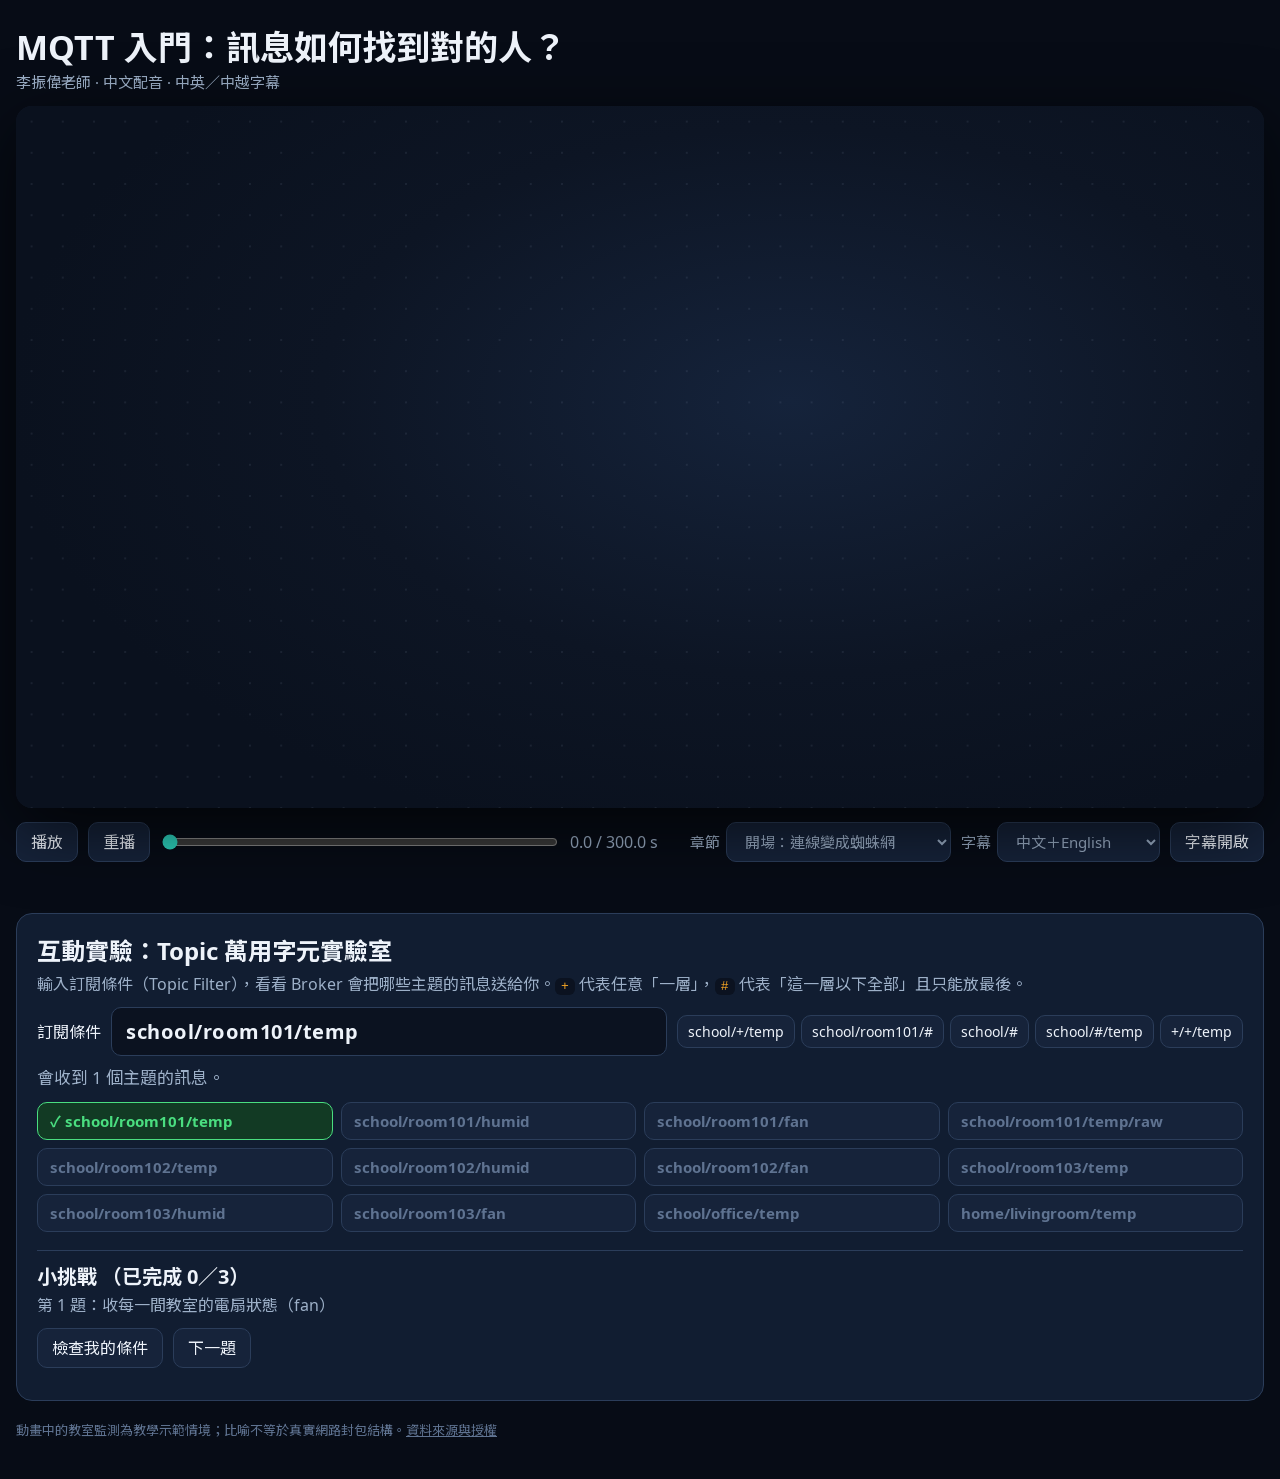
<file: player/index.html>
<!doctype html>
<html lang="zh-Hant">
<head>
<meta charset="utf-8">
<meta name="viewport" content="width=device-width,initial-scale=1">
<title>MQTT 入門動畫</title>
<link rel="stylesheet" href="style.css?v=20261007c">
</head>
<body>
<div id="shell">
  <header id="top">
    <h1>MQTT 入門：訊息如何找到對的人？</h1>
    <p class="by">李振偉老師 · 中文配音 · 中英／中越字幕</p>
  </header>
  <div id="viewport">
    <main id="stage" aria-label="MQTT 教學動畫畫面">
      <div id="chapter" data-qa data-container="#stage"></div>
      <h2 id="heading" data-qa data-container="#stage"></h2>
      <svg id="art" viewBox="0 0 1920 1080" aria-hidden="true"></svg>
      <div id="caption" data-qa data-container="#stage"><div id="cap1"></div><div id="cap2"></div></div>
      <div id="progress-mark"></div>
    </main>
  </div>
  <nav id="controls" aria-label="播放控制">
    <button id="play" type="button">播放</button>
    <button id="replay" type="button">重播</button>
    <input id="seek" type="range" min="0" step="1" value="0" aria-label="播放進度">
    <span id="time">0.0 s</span>
    <label class="sel">章節 <select id="chapters" aria-label="章節"></select></label>
    <label class="sel">字幕 <select id="subs" aria-label="字幕語言">
      <option value="en">中文＋English</option>
      <option value="vi">中文＋Tiếng Việt</option>
    </select></label>
    <button id="captions" type="button" aria-pressed="true">字幕開啟</button>
  </nav>
  <p id="status" role="status"></p>
  <section id="lab" aria-labelledby="lab-title"></section>
  <footer class="note">動畫中的教室監測為教學示範情境；比喻不等於真實網路封包結構。<a href="sources.html" style="color:inherit">資料來源與授權</a></footer>
</div>
<script src="lesson.js?v=20261007c"></script>
<script src="scenes.js?v=20261007c"></script>
<script src="scenes2.js?v=20261007c"></script>
<script src="lab.js?v=20261007c"></script>
</body>
</html>
</file>
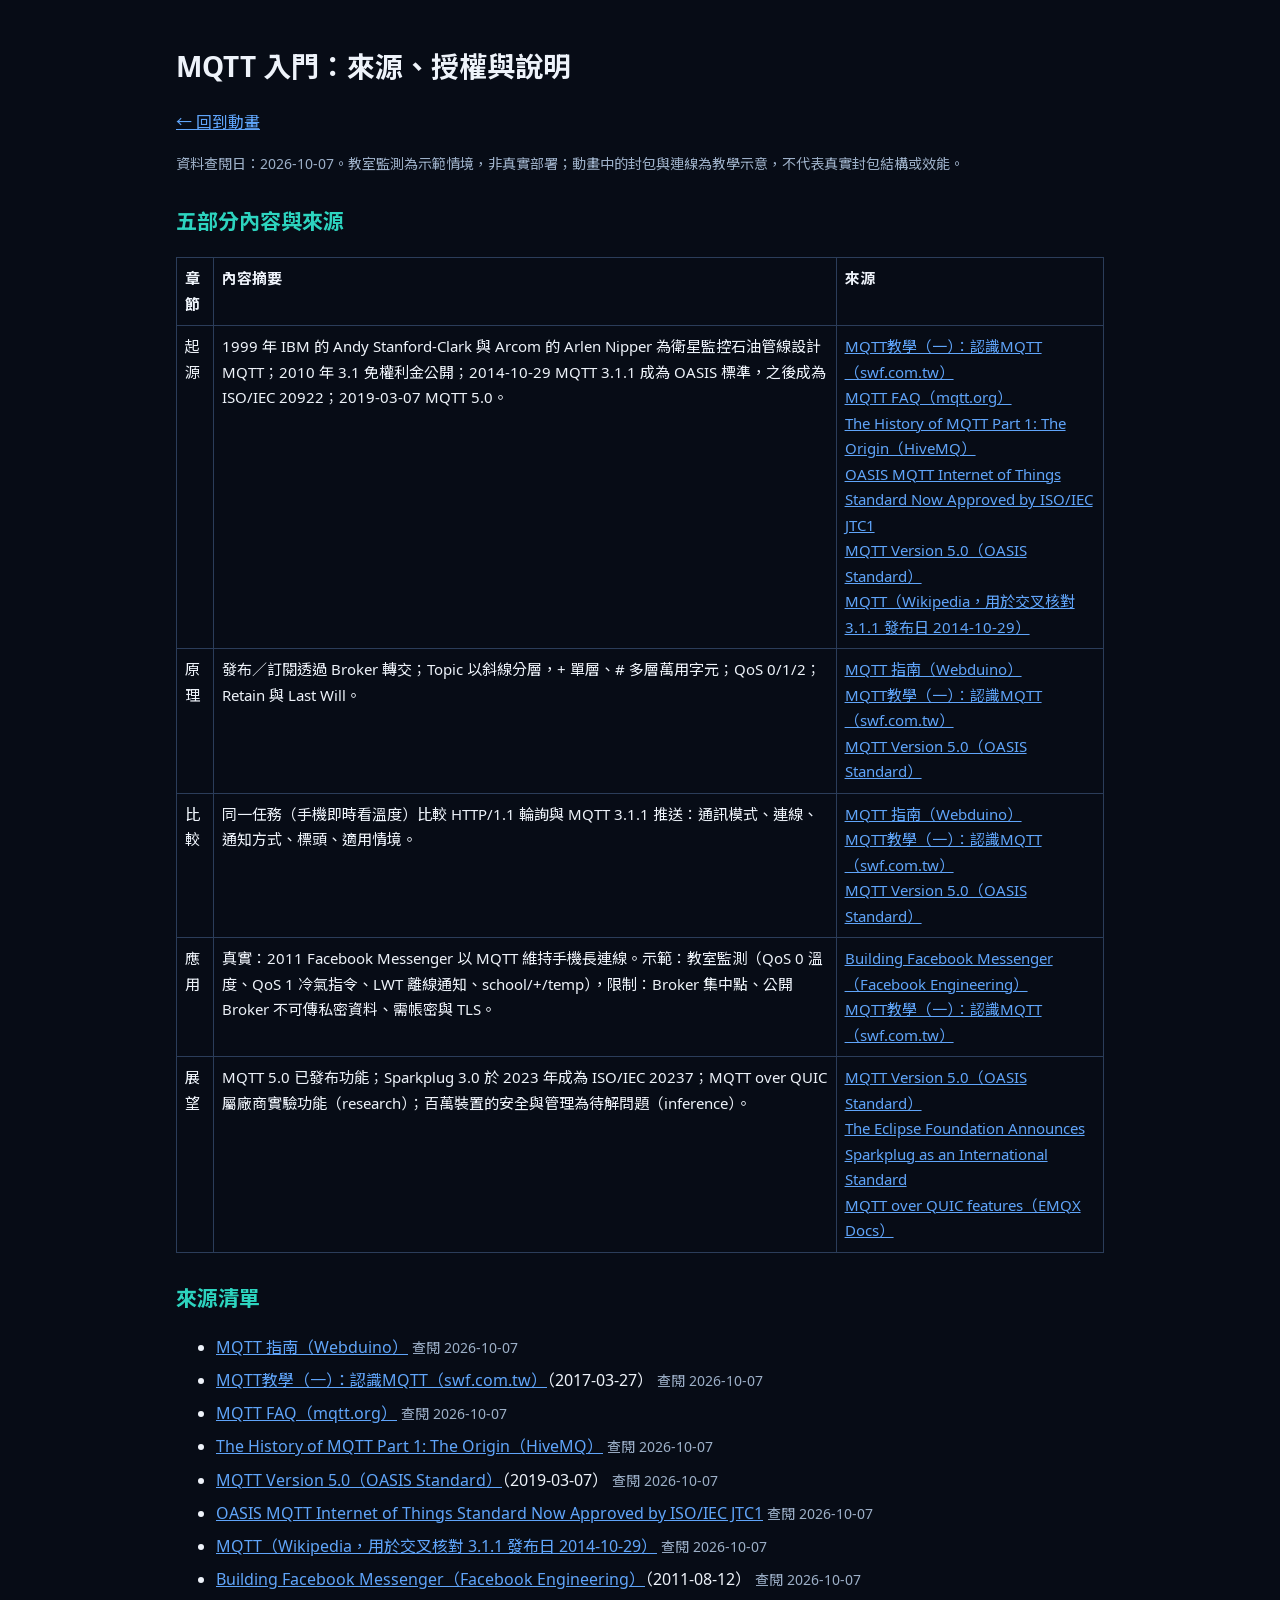
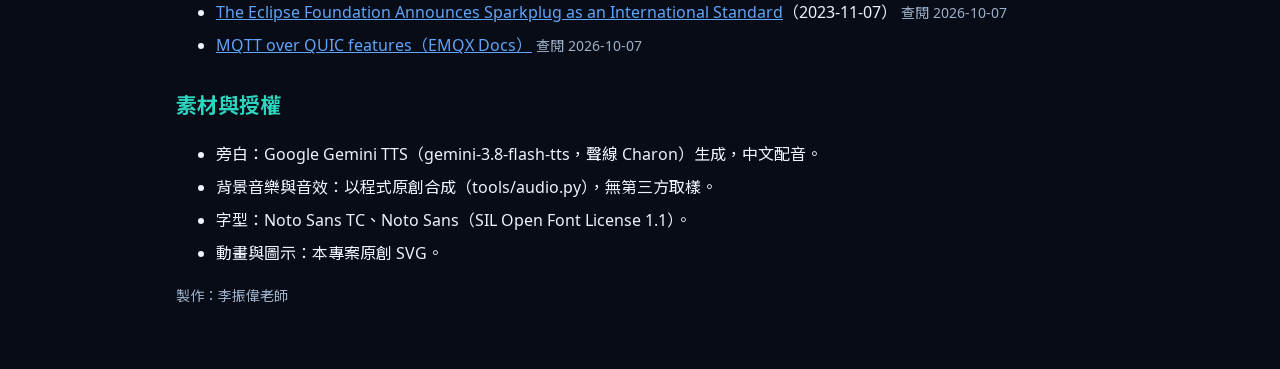
<file: player/sources.html>
<!doctype html>
<html lang="zh-Hant">
<head>
<meta charset="utf-8">
<meta name="viewport" content="width=device-width,initial-scale=1">
<title>MQTT 入門來源</title>
<link rel="stylesheet" href="style.css">
<style>
  body{background:#070c16}
  main{max-width:960px;margin:0 auto;padding:24px 16px 48px;line-height:1.7}
  h1{font-size:28px} h2{font-size:21px;margin-top:28px;color:var(--broker)}
  li{margin:6px 0} a{color:var(--sky)} .dim{color:var(--muted);font-size:14px}
  table{border-collapse:collapse;width:100%;font-size:15px} td,th{border:1px solid var(--line);padding:8px;vertical-align:top;text-align:left}
</style>
</head>
<body>
<main>
  <h1>MQTT 入門：來源、授權與說明</h1>
  <p><a href="index.html">← 回到動畫</a></p>
  <p class="dim">資料查閱日：2026-10-07。教室監測為示範情境，非真實部署；動畫中的封包與連線為教學示意，不代表真實封包結構或效能。</p>
  <div id="sections"></div>
  <h2>素材與授權</h2>
  <ul>
    <li>旁白：Google Gemini TTS（gemini-3.8-flash-tts，聲線 Charon）生成，中文配音。</li>
    <li>背景音樂與音效：以程式原創合成（tools/audio.py），無第三方取樣。</li>
    <li>字型：Noto Sans TC、Noto Sans（SIL Open Font License 1.1）。</li>
    <li>動畫與圖示：本專案原創 SVG。</li>
  </ul>
  <p class="dim">製作：李振偉老師</p>
</main>
<script>
fetch(new URLSearchParams(location.search).get('project') || '../project.json').then(r => r.json()).then(p => {
  const box = document.getElementById('sections');
  const src = Object.fromEntries(p.sources.map(s => [s.id, s]));
  const names = { origin: '起源', principle: '原理', comparison: '比較', application: '應用', outlook: '展望' };
  const table = document.createElement('table');
  table.innerHTML = '<tr><th>章節</th><th>內容摘要</th><th>來源</th></tr>';
  for (const [k, v] of Object.entries(p.coverage)) {
    const tr = document.createElement('tr');
    const td = (html) => { const c = document.createElement('td'); c.innerHTML = html; tr.append(c); };
    td(names[k]); const s = document.createElement('td'); s.textContent = v.summary; tr.append(s);
    td(v.source_ids.map(id => `<a href="${src[id].url}" target="_blank" rel="noopener">${src[id].title}</a>`).join('<br>'));
    table.append(tr);
  }
  const h = document.createElement('h2'); h.textContent = '五部分內容與來源'; box.append(h, table);
  const h2 = document.createElement('h2'); h2.textContent = '來源清單'; const ul = document.createElement('ul');
  for (const s of p.sources) { const li = document.createElement('li'); li.innerHTML = `<a href="${s.url}" target="_blank" rel="noopener">${s.title}</a>${s.published_at ? `（${s.published_at}）` : ''} <span class="dim">查閱 ${s.checked_at}</span>`; ul.append(li); }
  box.append(h2, ul);
});
</script>
</body>
</html>
</file>
<file: player/style.css>
@font-face{font-family:"Lesson Latin";src:url("../fonts/NotoSans-Regular.woff2") format("woff2");font-weight:400;font-display:swap}
@font-face{font-family:"Lesson Latin";src:url("../fonts/NotoSans-Bold.woff2") format("woff2");font-weight:700;font-display:swap}
@font-face{font-family:"Lesson TC";src:url("../fonts/NotoSansTC-subset.woff2") format("woff2");font-weight:100 900;font-display:swap}
:root{
  --bg:#0d1524;--bg2:#111d31;--panel:#16233a;--panel2:#1c2c48;--line:#2b3d5a;
  --ink:#eef3fa;--muted:#9db0c8;--dim:#5f7391;
  --pub:#f5a524;--broker:#2dd4bf;--sub:#8b7cf6;--warn:#f87171;--ok:#4ade80;--sky:#60a5fa;
  --font:"Lesson Latin","Lesson TC","Noto Sans TC","Microsoft JhengHei",sans-serif;
}
*{box-sizing:border-box}
html,body{margin:0;background:#070c16;color:var(--ink);font-family:var(--font)}
button,select,input{font:inherit;color:inherit}
button,select{background:var(--panel);border:1px solid var(--line);border-radius:10px;padding:8px 14px;cursor:pointer}
button:hover,select:hover{border-color:var(--broker)}
button:focus-visible,select:focus-visible,input:focus-visible{outline:3px solid var(--pub);outline-offset:2px}
#shell{max-width:1320px;margin:0 auto;padding:20px 16px 40px}
#top h1{font-size:clamp(22px,3vw,34px);margin:4px 0 2px}
#top .by{margin:0 0 14px;color:var(--muted);font-size:15px}
#viewport{position:relative;overflow:hidden;border-radius:16px;box-shadow:0 20px 70px #000a;background:var(--bg)}
#stage{position:absolute;left:0;top:0;width:1920px;height:1080px;transform-origin:0 0;overflow:hidden;
  background:radial-gradient(1200px 700px at 62% 42%,#15233b 0,var(--bg) 60%,#0a111e 100%)}
#stage::before{content:"";position:absolute;inset:0;pointer-events:none;
  background-image:radial-gradient(#9db0c81a 1.4px,transparent 1.6px);background-size:48px 48px}
#art{position:absolute;inset:0;width:1920px;height:1080px}
#chapter{position:absolute;left:96px;top:52px;font-size:26px;letter-spacing:4px;color:var(--broker);font-weight:700;white-space:nowrap}
#heading{position:absolute;left:96px;top:92px;margin:0;font-size:58px;line-height:1.25;font-weight:800;max-width:1728px;white-space:nowrap}
#caption{position:absolute;left:50%;transform:translateX(-50%);bottom:42px;max-width:1720px;min-width:600px;
  padding:14px 36px 16px;border-radius:18px;background:#060b14e6;border:1px solid #2dd4bf33;
  display:flex;flex-direction:column;align-items:center;gap:6px;text-align:center;z-index:5}
#cap1{font-size:46px;line-height:1.3;font-weight:600;white-space:nowrap}
#cap2{font-size:36px;line-height:1.3;color:#c9d6e8;white-space:nowrap}
#progress-mark{position:absolute;left:0;bottom:0;height:6px;background:var(--broker);opacity:.7}
#controls{display:flex;flex-wrap:wrap;gap:10px;align-items:center;padding:14px 0 6px}
#seek{flex:1 1 220px;accent-color:var(--broker)}
#time{font-variant-numeric:tabular-nums;color:var(--muted);min-width:110px}
.sel{display:flex;gap:6px;align-items:center;color:var(--muted);font-size:15px}
#status{min-height:1.2em;color:var(--pub);margin:4px 0}
.note{color:var(--dim);font-size:13px;margin-top:20px}
body.export{background:var(--bg)}
body.export #shell{padding:0;max-width:none}
body.export #top,body.export #controls,body.export #status,body.export #lab,body.export .note{display:none}
body.export #viewport{border-radius:0;box-shadow:none}
/* SVG text classes */
.t{font-family:var(--font);fill:var(--ink)}
.lbl{font-size:30px;font-weight:700}
.sm{font-size:24px;fill:var(--muted)}
.xs{font-size:20px;fill:var(--muted)}
.mono{font-family:var(--font);font-weight:700;letter-spacing:.5px}
@media (prefers-reduced-motion:reduce){*{scroll-behavior:auto}}
/* Lab */
#lab{margin-top:22px;padding:20px;border:1px solid var(--line);border-radius:16px;background:var(--bg2)}
#lab h2{margin:0 0 6px;font-size:24px}
#lab p{color:var(--muted);margin:4px 0 12px}
</file>
